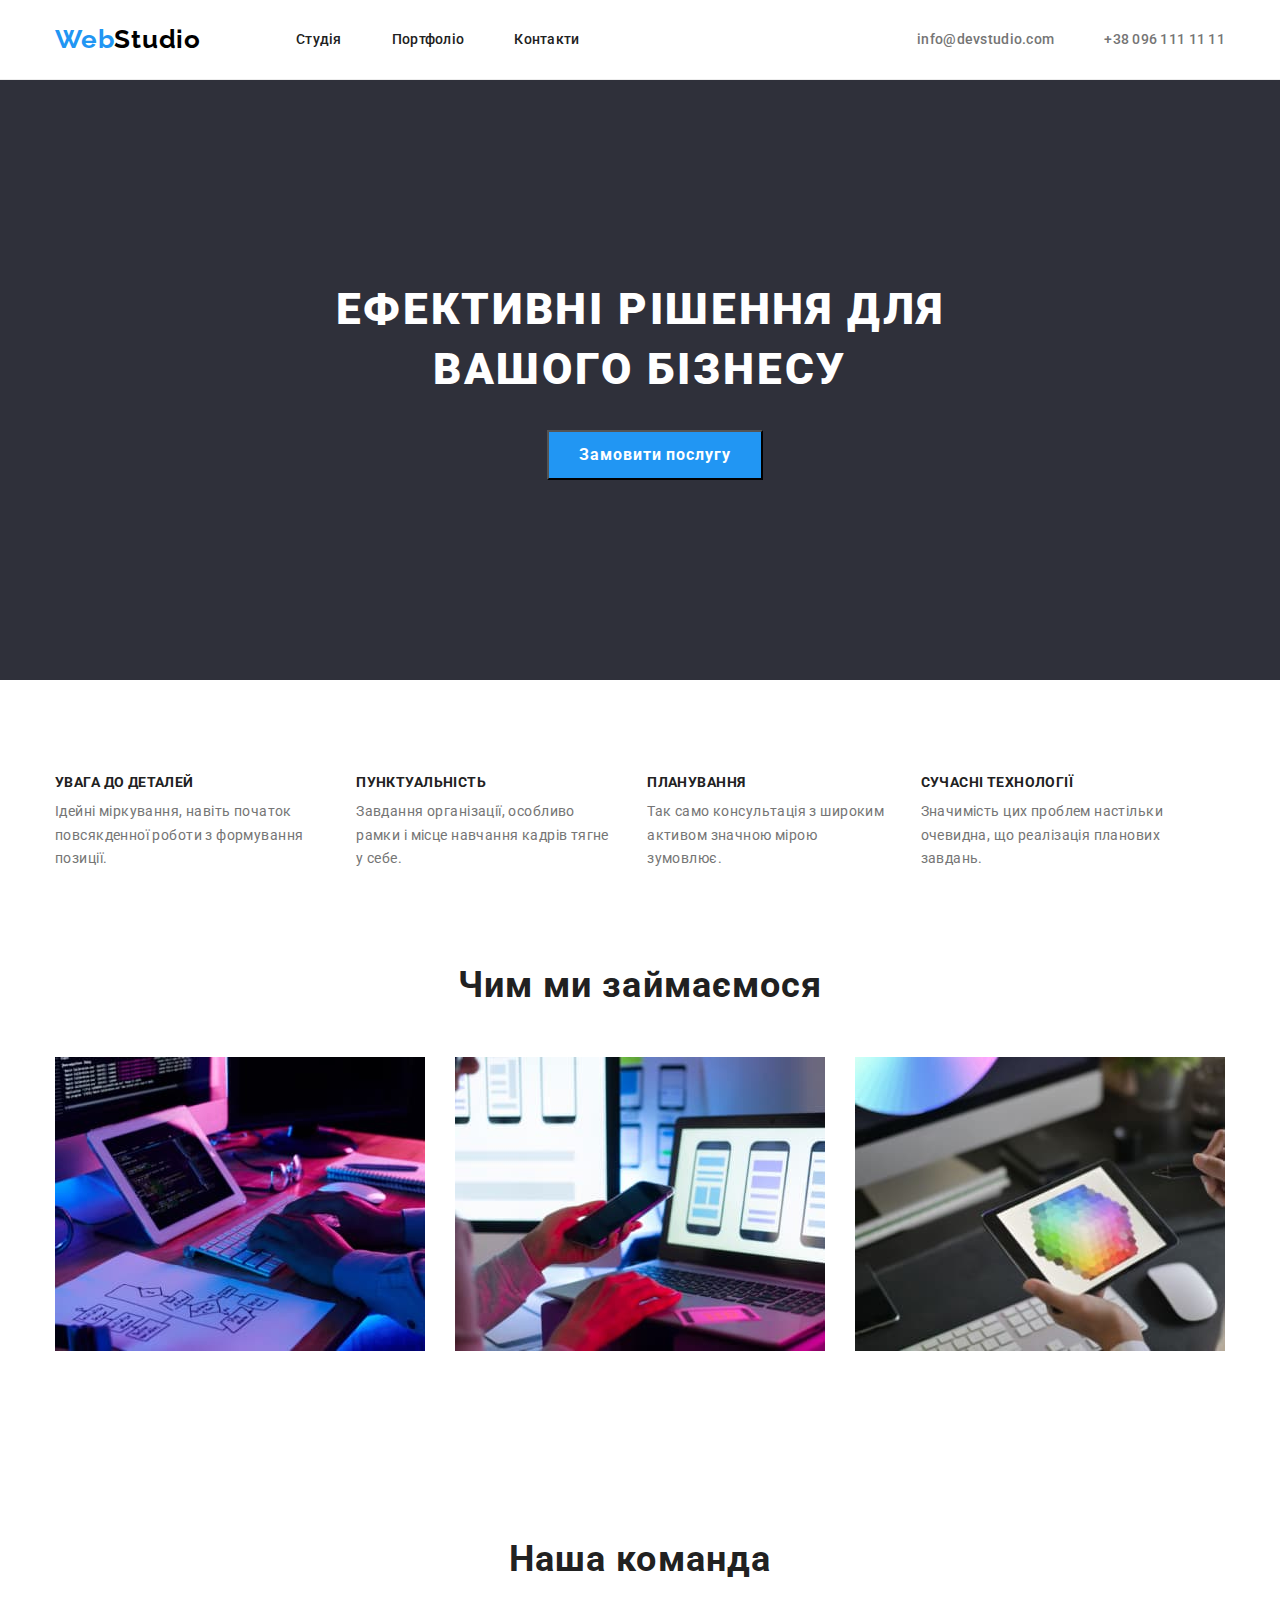
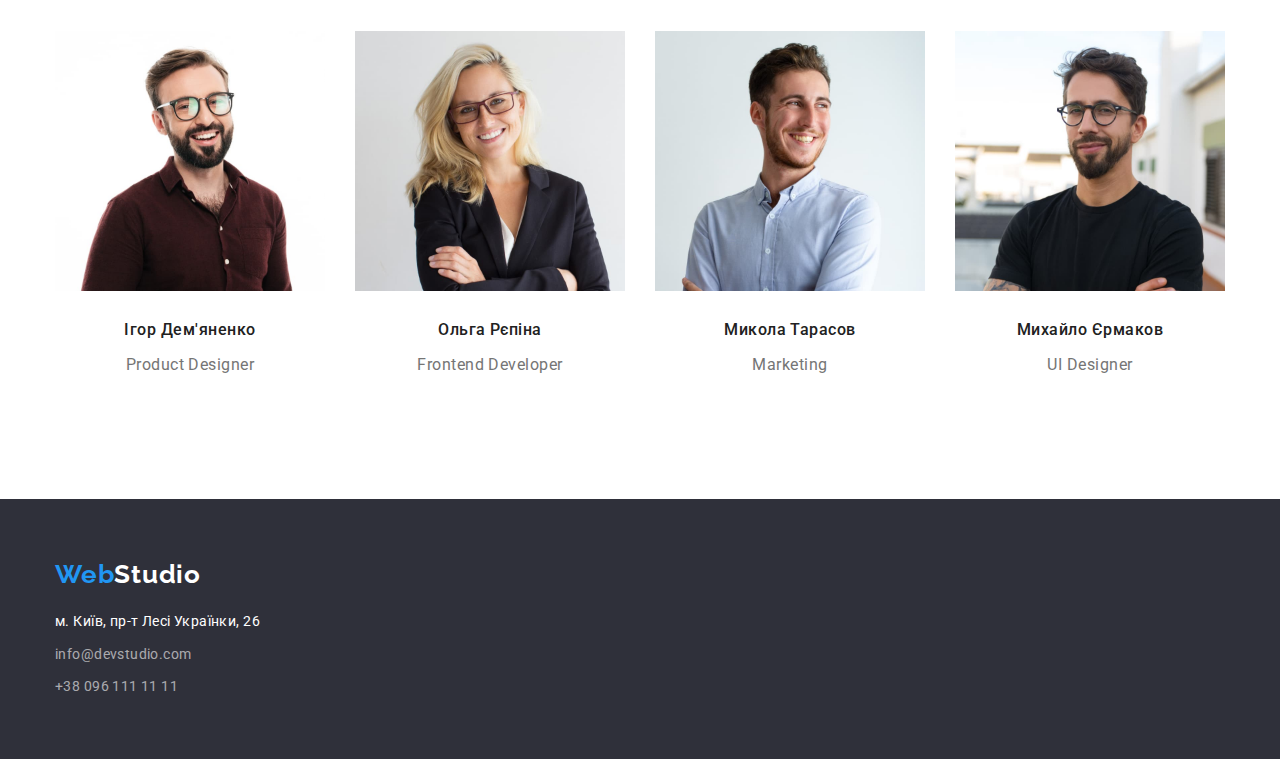
<file: index.html>
<!DOCTYPE html>
<html lang="uk">

<head>
    <meta charset="UTF-8">
    <meta http-equiv="X-UA-Compatible" content="IE=edge">
    <meta name="viewport" content="width=device-width, initial-scale=1.0">
    <link href="link" rel="preconnect">
<link rel="preconnect" href="https://fonts.gstatic.com" crossorigin>
<link href="https://fonts.googleapis.com/css2?family=Raleway:wght@700&family=Roboto:wght@400;500;700;900&display=swap" rel="stylesheet">
    <title>Document</title>
    <link rel="stylesheet" href="./css/normalize.css">
    <link rel="stylesheet" href="./css/styles.css">
   
</head>

<body>
    
   
        <header class="header">
            <div class="container main-header">
            <a href="./index.html" class="logo link" lang="en">Web<span class="header-logo">Studio</span> </a>
            <ul class="site-nav-list">
                <li class="item"><a href="./index.html" class="header-link current">Студія</a></li>
                <li class="item"><a href="./portfolio.html" class="header-link">Портфоліо</a></li>
                <li class="item"><a href="" class="header-link">Контакти</a></li>
            </ul>
            <ul class="list-contact">
                <li class="item"><a href="info@devstudio.com" class="header-contact">info@devstudio.com</a></li>
                <li class="item"><a href="tel:+380961111111" class="header-contact">+38 096 111 11 11</a></li>
            </ul>
            </div>
        </header>
    
    <main class="main">
        <section class="section-background">
            <div class="container">
            <h1 class="title">Ефективні рішення для вашого бізнесу</h1>
            <button type="button" class="service-button">Замовити послугу</button>
            </div>
        </section>
        <section class="section section-benefits">
            <div class="container">
            <h2 class="benefits">Переваги</h2>
            <ul class="list list-benefits">
                <li class="item-ben">
                    <h3 class="title-list">УВАГА ДО ДЕТАЛЕЙ</h3>
                    <p class="text-list">Ідейні міркування, навіть початок повсякденної роботи з формування позиції.</p>
                </li>
                <li class="item-ben">
                    <h3 class="title-list">ПУНКТУАЛЬНІСТЬ</h3>
                    <p class="text-list">Завдання організації, особливо рамки і місце навчання кадрів тягне у себе.</p>
                </li>
                <li class="item-ben">
                    <h3 class="title-list">ПЛАНУВАННЯ</h3>
                    <p class="text-list">Так само консультація з широким активом значною мірою зумовлює.</p>
                </li>
                <li class="item-ben">
                    <h3 class="title-list">СУЧАСНІ ТЕХНОЛОГІЇ</h3>
                    <p class="text-list">Значимість цих проблем настільки очевидна, що реалізація планових завдань.</p>
                </li>
            </ul>
            </div>
        </section>
        <section class="section section-gallery">
            <div class="container">
            <h3 class="title-section">Чим ми займаємося</h3>
            <ul class="list list-gallery">
                <li class="item-gallery">
                    <img width="370" src="./image/box11.jpg" alt="програмне забезпечення">
                </li>
                <li class="item-gallery">
                    <img width="370" src="./image/box12.jpg" alt="технічні характеристики">
                </li>
                <li class="item-gallery">
                    <img width="370" src="./image/box13.jpg" alt="веб-дизайн">
                </li>
            </ul>
            </div>
        </section>
        <section class="section section-team">
            <div class="container">
            <h3 class="title-section">Наша команда</h3>
            <ul class="list team">
                <li class="item-team">
                    <img width="270" src="./image/igor.jpg" alt="фото">
                    <div class="subject"><h3 class="title-name">Ігор Дем'яненко</h3>
                    <p class="work_position">Product Designer</p></div>
                   
                </li>
                <li class="item-team">
                    <img width="270" src="./image/olia.jpg" alt="фото">
                    <div class="subject"><h3 class="title-name">Ольга Рєпіна</h3>
                    <p class="work_position">Frontend Developer</p></div>
                   
                </li>
                <li class="item-team">
                    <img width="270" src="./image/kolia.jpg" alt="фото">
                    <div class="subject"><h3 class="title-name">Микола Тарасов</h3>
                    <p class="work_position">Marketing</p></div>
                   
                </li>
                <li class="item-team">
                    <img width="270" src="./image/misha.jpg" alt="фото">
                    <div class="subject"><h3 class="title-name">Михайло Єрмаков</h3>
                    <p class="work_position">UI Designer</p></div>
                    
                </li>
            </ul>
            </div>
        </section>
    </main>
<footer class="footer">
    <div class="container">
    
        <a href="/" class="logo link" lang="en">Web<span class="footer-logo">Studio</span> </a>

        <address class="footer-address">
            м. Київ, пр-т Лесі Українки, 26
        </address>

        <address>
            <a href="info@devstudio.com" class="footer-contact mail">info@devstudio.com</a>
            <a href="tel:+380961111111" class="footer-contact tel">+38 096 111 11 11</a>
        </address>
    </div>
</footer>
  
</body>


</html>
</file>
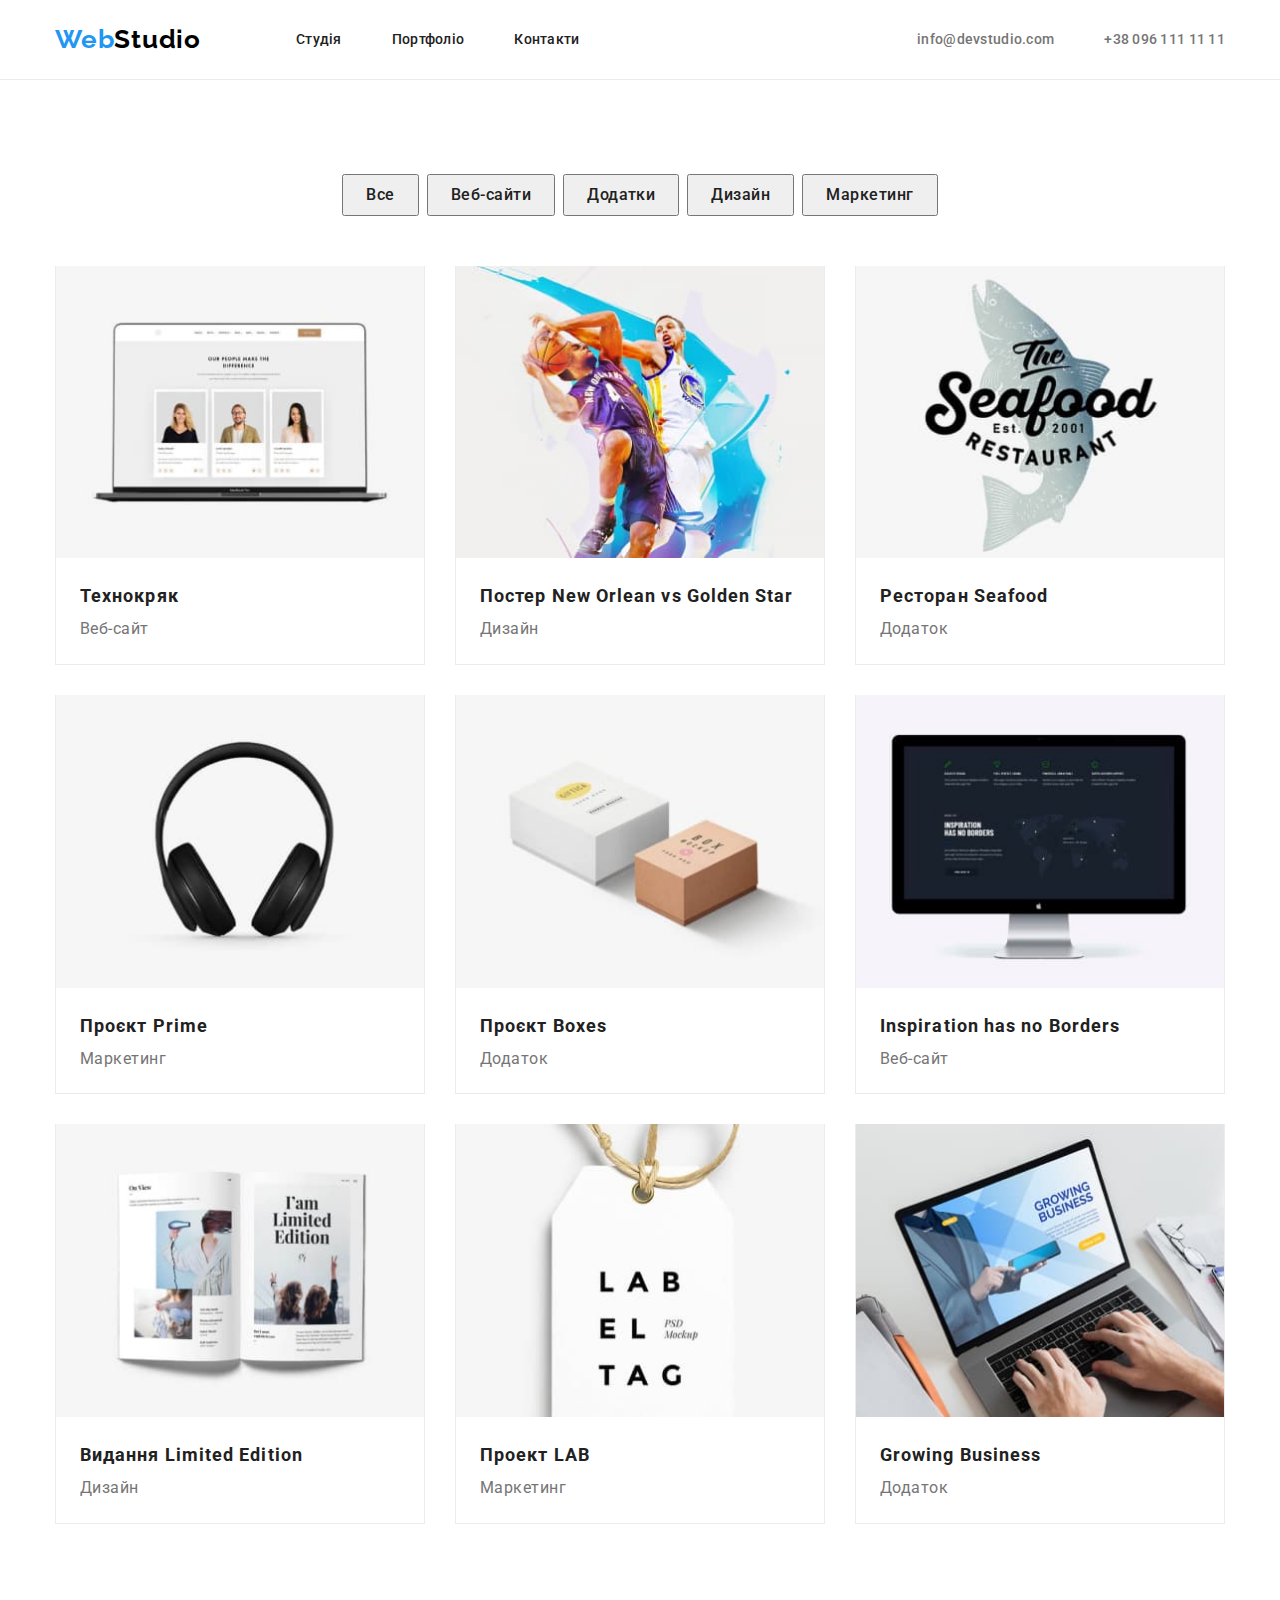
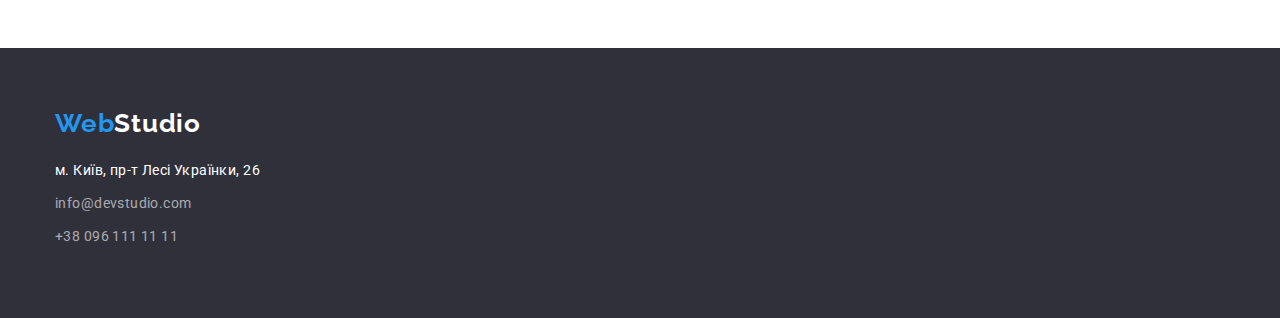
<file: portfolio.html>
<!DOCTYPE html>
<html lang="uk">

<head>
    <meta charset="UTF-8">
    <meta http-equiv="X-UA-Compatible" content="IE=edge">
    <meta name="viewport" content="width=device-width, initial-scale=1.0">
    <link href="link" rel="preconnect" >
<link rel="preconnect" href="https://fonts.gstatic.com" crossorigin>
<link href="https://fonts.googleapis.com/css2?family=Raleway:wght@700&family=Roboto:wght@400;500;700;900&display=swap" rel="stylesheet">
    <title>Document</title>
    <link rel="stylesheet" href="./css/normalize.css">
    <link rel="stylesheet" href="./css/styles.css">
    
</head>

<body>
    
        <header class="header">
            <div class="container main-header">
            <a href="./index.html" class="logo link" lang="en">Web<span class="header-logo">Studio</span> </a>
            <ul class="site-nav-list">
                <li class="item"><a href="./index.html" class="header-link current">Студія</a></li>
                <li class="item"><a href="./portfolio.html" class="header-link">Портфоліо</a></li>
                <li class="item"><a href="" class="header-link">Контакти</a></li>
            </ul>
            <ul class="list-contact">
                <li class="item"><a href="info@devstudio.com" class="header-contact">info@devstudio.com</a></li>
                <li class="item"><a href="tel:+380961111111" class="header-contact">+38 096 111 11 11</a></li>
            </ul>
            </div>
        </header>
    <main>
        <section class="section">
            <div class="container">

            
       <h1 class="benefits">Портфоліо</h1>
       <ul class="list list-btn">
        <li class="btn-link"><button type="button" class="btn-port">Все</button></li>
        <li class="btn-link"><button type="button" class="btn-port">Веб-сайти</button></li>
        <li class="btn-link"><button type="button" class="btn-port">Додатки</button></li>
        <li class="btn-link"><button type="button" class="btn-port">Дизайн</button></li>
        <li class="btn-link"><button type="button" class="btn-port">Маркетинг</button></li>
       </ul>
       <ul class="list list-port">
        <li class="item-port">
            <a href="" class="link-port">
            <img width="370" src="./image/port1.jpg" alt="ноутбук">
            <div class="content-item">
            <h2 class="title-port">Технокряк</h2>
            <p class="view">Веб-сайт</p>
            </div>
            <!-- <p class="service-port">Ресурс пропонує комплексні пропозиції з різним рівнем функціоналу та сервісів. Все це дозволить відвідувачу отримати
                    вичерпні відомості про компанію чи приватну особу.</p> -->
            </a>
        </li>

        <li class="item-port">
            <a href="" class="link-port">
                <img width="370" src="./image/port2.jpg" alt="баскетбол">
                <div class="content-item">
                <h2 class="title-port">Постер <span lang="en">New Orlean vs Golden Star</span> </h2>
                <p class="view">Дизайн</p>
                </div>
                <!-- <p class="service-port">Ресурс пропонує комплексні пропозиції з різним рівнем функціоналу та сервісів. Все це дозволить відвідувачу отримати
                        вичерпні відомості про компанію чи приватну особу.</p> -->
            </a>
        </li>

        <li class="item-port">
            <a href="" class="link-port">
                <img width="370" src="./image/port3.jpg" alt="емблема ресторану">
                <div class="content-item">
                <h2 class="title-port">Ресторан <span lang="en">Seafood</span> </h2>
                <p class="view">Додаток</p>
                </div>
                <!-- <p class="service-port">Ресурс пропонує комплексні пропозиції з різним рівнем функціоналу та сервісів. Все це дозволить відвідувачу отримати
                    вичерпні відомості про компанію чи приватну особу.</p> -->
            </a>
        </li>

        <li class="item-port">
            <a href="" class="link-port">
                <img width="370" src="./image/port4.jpg" alt="навушники">
                <div class="content-item">
                <h2 class="title-port">Проєкт <span lang="en">Prime</span> </h2>
                <p class="view">Маркетинг</p>
                </div>
                <!-- <p class="service-port">Ресурс пропонує комплексні пропозиції з різним рівнем функціоналу та сервісів. Все це дозволить відвідувачу отримати
                    вичерпні відомості про компанію чи приватну особу.</p> -->
            </a>
        </li>

        <li class="item-port">
            <a href="" class="link-port">
                <img width="370" src="./image/port5.jpg" alt="коробки">
                <div class="content-item">
                <h2 class="title-port">Проєкт <span lang="en">Boxes</span> </h2>
                <p class="view">Додаток</p>
                </div>
                <!-- <p class="service-port">Ресурс пропонує комплексні пропозиції з різним рівнем функціоналу та сервісів. Все це дозволить відвідувачу отримати
                    вичерпні відомості про компанію чи приватну особу.</p> -->
            </a>
        </li>

        <li class="item-port">
            <a href="" class="link-port">
                <img width="370" src="./image/port6.jpg" alt="монітор">
                <div class="content-item">
                <h2 class="title-port" lang="en">Inspiration has no Borders</h2>
                <p class="view">Веб-сайт</p>
                </div>
                <!-- <p class="service-port">Ресурс пропонує комплексні пропозиції з різним рівнем функціоналу та сервісів. Все це дозволить відвідувачу отримати
                    вичерпні відомості про компанію чи приватну особу.</p> -->
            </a>
        </li>

        <li class="item-port">
            <a href="" class="link-port">
                <img width="370" src="./image/port7.jpg" alt="журнал">
                <div class="content-item">
                <h2 class="title-port">Видання <span lang="en">Limited Edition</span> </h2>
                <p class="view">Дизайн</p>
                </div>
                <!-- <p class="service-port">Ресурс пропонує комплексні пропозиції з різним рівнем функціоналу та сервісів. Все це дозволить відвідувачу отримати
                    вичерпні відомості про компанію чи приватну особу.</p> -->
            </a>
        </li>

        <li class="item-port">
            <a href="" class="link-port">
                <img width="370" src="./image/port8.jpg" alt="етікетка">
                <div class="content-item">
                <h2 class="title-port">Проект <span lang="en">LAB</span></h2>
                <p class="view">Маркетинг</p>
                </div>
                <!-- <p class="service-port">Ресурс пропонує комплексні пропозиції з різним рівнем функціоналу та сервісів. Все це дозволить відвідувачу отримати
                    вичерпні відомості про компанію чи приватну особу.</p> -->
            </a>
        </li>

        <li class="item-port">
            <a href="" class="link-port">
                <img width="370" src="./image/port9.jpg" alt="робоче місце">
                <div class="content-item">
                <h2 class="title-port" lang="en">Growing Business</h2>
                <p class="view">Додаток</p>
                </div>
                <!-- <p class="service-port">Ресурс пропонує комплексні пропозиції з різним рівнем функціоналу та сервісів. Все це дозволить відвідувачу отримати
                    вичерпні відомості про компанію чи приватну особу.</p> -->
            </a>
        </li>
       </ul>
    </div>
        </section>
    </main>
    <footer class="footer">
        <div class="container">
            <a href="/" class="logo link" lang="en">Web<span class="footer-logo">Studio</span> </a>
    
            <address class="footer-address">
                м. Київ, пр-т Лесі Українки, 26
            </address>
    
            <address>
                <a href="info@devstudio.com" class="footer-contact">info@devstudio.com</a>
                <a href="tel:+380961111111" class="footer-contact">+38 096 111 11 11</a>
            </address>
        </div>
    </footer>
    
    </body>

</html>
</file>
<file: css/styles.css>
:root {
        --primary-text-color: #757575;
        --title-text-color: #212121;
        --accent-color: #2196F3;
        --accent-color-title: #FFFFFF;
        --accent-color-logo: #000000;
        --backgroung-accent: #2F303A;
        --transparent-color: rgba(255, 255, 255, 0.6);

 }
 
 body {
    font-family: 'Roboto', sans-serif;
    color: var(--primary-text-color);
    /* background-color: #F5F5F5; */
    margin: 0;
}
.section {
        padding-top: 94px;
        padding-bottom: 94px;
       
}
.container {
       
        width: 1170px;
        padding-left: 15px;
        padding-right: 15px;
        margin: 0 auto;
      

}
/* .site-nav-list li,
.list-contact li {
        outline: 1px solid tomato;
} */
.header {
        display: flex;
        align-items: center;
        /* padding-left: 15px;
        padding-right: 15px; */
        border-bottom: 1px solid #ECECEC;
        padding-top: 24px;
        padding-bottom: 24px;
}
.main-header {
        display: flex;
        align-items: center;
}


.site-nav-list {
        display: flex;
        list-style: none;
        margin: 0;
        padding: 0;
}
.list {
        margin: 0;
        padding: 0;
        list-style: none;
       
}

.site-nav-list .item:not(:last-child) {
        margin-right: 50px;
}
.list .header-link.current {
        color: var(--accent-color);
}

.link {
        display: flex;
        text-decoration: none;
}
.list-contact{
        padding: 0;
        display: flex;
        list-style: none;
        margin-left: auto;
        margin-top: 0;
        margin-bottom: 0;


}
.list-contact .item + .item  {
        margin-left: 50px;
}
.logo {
        font-family: 'Raleway', sans-serif;
        font-style: normal;
        font-weight: 700;
        font-size: 26px;
        line-height: 1.19;
        letter-spacing: 0.03em;
        color: var(--accent-color);
        margin-right: 95px;
}
.header-logo {
        font-family: 'Raleway' sans-serif;
        font-style: normal;
        font-weight: 700;
        font-size: 26px;
        line-height: 1.19;
        letter-spacing: 0.03em;
        color: var(--accent-color-logo);
}


.header-link {
        font-weight: 500;
        font-size: 14px;
        line-height: 1.14;
        letter-spacing: 0.02em;
        color: var(--title-text-color);
        text-decoration: none;
}
.header-link:hover,
.header-link:focus {
        color: var(--accent-color);
}
.header-contact {
        font-weight: 500;
        font-size: 14px;
        line-height: 1.14;
        letter-spacing: 0.02em;
        color: var(--primary-text-color);
        text-decoration: none;
}
.header-contact:hover,
.header-contact:focus {
        color: var(--accent-color);
}

.title {
        font-weight: 900;
        font-size: 44px;
        line-height: 1.36;
        text-align: center;
        letter-spacing: 0.06em;
        text-transform: uppercase;
        color: var(--accent-color-title);
        margin: auto;
        width: 696px;
}
.service-button  {
        width: 216px;
        height: 50px;
        font-weight: 700;
        font-size: 16px;
        line-height: 30px;
        align-items: center;
        text-align: center;
        letter-spacing: 0.06em;
        color: var(--accent-color-title);
        background-color: var(--accent-color);
        cursor: pointer;
        margin-left: 492px;
        margin-top: 30px;

}

.section-background {
        background-color: var(--backgroung-accent);
        padding-top: 200px;
        padding-bottom: 200px;
}
.benefits {
        position: absolute;
        top: -9999px;
        left: -9999px;
        
}
.list-benefits {
        display: flex;
        list-style: none;
        margin-right: 30px;
}
.list-benefits .item-ben:not(:last-child) {
        margin-right: 30px;
}
.title-list {
        font-weight: 700;
        font-size: 14px;
        line-height: 16px;
        letter-spacing: 0.03em;
        text-transform: uppercase;
        color: var(--title-text-color);
        margin: 0;
        
}
.text-list{
        font-weight: 400;
        font-size: 14px;
        line-height: 1.71;
        letter-spacing: 0.03em;
        color: var(--primary-text-color);
        margin-top: 10px;
        margin-bottom: 0;
}
.title-section {
        font-weight: 700;
        font-size: 36px;
        line-height: 1.16;
        text-align: center;
        letter-spacing: 0.03em;
        color: var(--title-text-color);
        margin-top: 0;
        margin-bottom: 50px;
}
.section-gallery {
        padding-top: 47px;
        
}
.list-gallery {
        display: flex;
}
.list-gallery .item-gallery:not(:last-child) {
        margin-right: 30px;
}
.section-benefits {
        padding-bottom: 47px;
}
.title-name {
        font-weight: 500;
        font-size: 16px;
        line-height: 1.18;
        text-align: center;
        letter-spacing: 0.03em;
        color: var(--title-text-color);
        margin-top: 0;
}
.work_position {
        font-weight: 400;
        font-size: 16px;
        line-height: 1.18;
        text-align: center;
        letter-spacing: 0.03em;
         color: var(--primary-text-color);
         margin-bottom: 0;
}
.subject {
        padding-top: 30px;
        padding-bottom: 30px;
}

.team {
        display: flex;
}
.team .item-team:not(:last-child) {
        margin-right: 30px;
}
.footer {
        background: var(--backgroung-accent);
        padding-top: 60px;
        padding-bottom: 60px;
        
}
.footer-logo {
        font-family: 'Raleway' sans-serif;
        font-style: normal;
        font-weight: 700;
        font-size: 26px;
        line-height: 1.19;
        letter-spacing: 0.03em;
        color: var(--accent-color-title);
        margin-bottom: 20px;
}
.footer-address:hover,
.footer-addres:focus,
.footer-contact:hover,
.foter-contact:focus {
         color: var(--accent-color); 
} 
.footer-address {
        font-style: normal;
        font-weight: 400;
        font-size: 14px;
        line-height: 1.71;
        letter-spacing: 0.03em;
        color: var(--accent-color-title);
        margin-bottom: 9px;
}
.footer-contact {
        font-style: normal;
        text-decoration: none;
        font-weight: 400;
        font-size: 14px;
        line-height: 1.71;
        letter-spacing: 0.03em;
        color: var(--transparent-color);
        display: block;
        margin-bottom: 9px;
        
}
.tel {
        margin-bottom: 0;
}
 /* portfolio */
 .list-port, .list-btn {
        list-style: none;
 }
 .list-btn  {
        display: flex;
        justify-content: center;
        margin-bottom: 50px;
}
.list-btn .btn-link +.btn-link {
        margin-left: 8px;
}
 .btn-port {
        font-family: 'Roboto';
        font-weight: 500;
        font-size: 16px;
        line-height: 1.62;
        text-align: center;
        letter-spacing: 0.03em;
        color: var(--title-text-color);
        padding-top: 6px;
        padding-bottom: 6px;
        padding-left: 22px;
        padding-right: 22px;
}
.btn-port:hover,
.btn-port:focus {
        color: var(--accent-color-title);
 }

.title-port {
        font-weight: 700;
        font-size: 18px;
        line-height: 2;
        letter-spacing: 0.06em;
        color: var(--title-text-color);
        margin: 0;
}
.view {
        font-size: 16px;
        line-height: 1.87;
        letter-spacing: 0.03em;
        color: var(--primary-text-color);
        margin: 0;
}
.service-port {
        font-size: 18px;
        line-height: 28px;
        letter-spacing: 0.03em;
        color: var(--accent-color-title);
}
img {
        display: block;
        max-width: 100%;
        height: auto;
        margin-right: 0;
}

.list-port {
        padding: 0;
        display: flex;
        flex-wrap: wrap;
        /* margin: -15px; */
        

}
.item-port:nth-child(3n) {
        margin-right: 0;
}

.item-port{
        width: 370px;
        margin-right: 30px;
        margin-bottom: 30px;
        border-bottom: 1px solid #ECECEC ;
        border-left: 1px solid #ECECEC ;
        border-right: 1px solid #ECECEC ;
        box-sizing: border-box;

}

.content-item {
        padding-left: 24px;
        padding-top: 20px;
        padding-right: 24px;
        padding-bottom: 20px;
}


.link-port{
        text-decoration: none;
}
/* .title-port,
.view {
        margin-left: 24px;
} */

.view{
       
        margin-top: 0 ;
}
</file>
